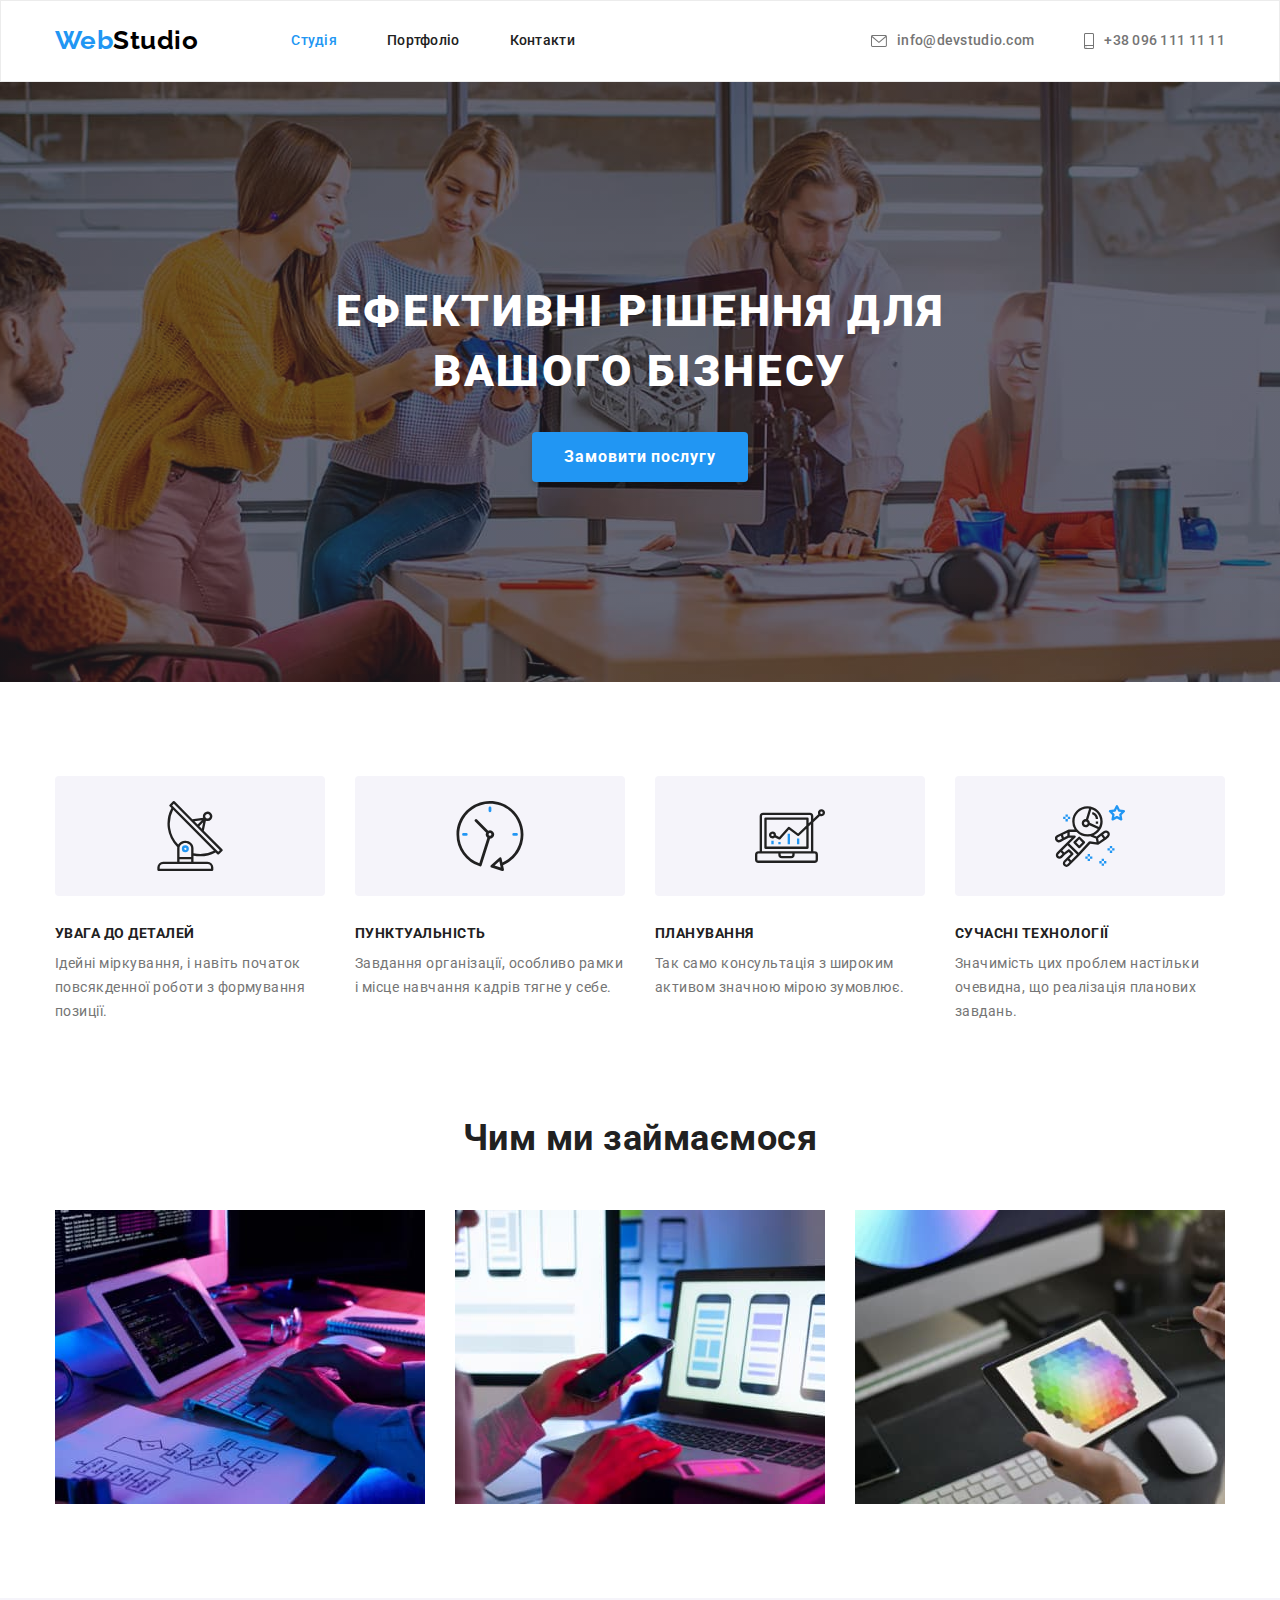
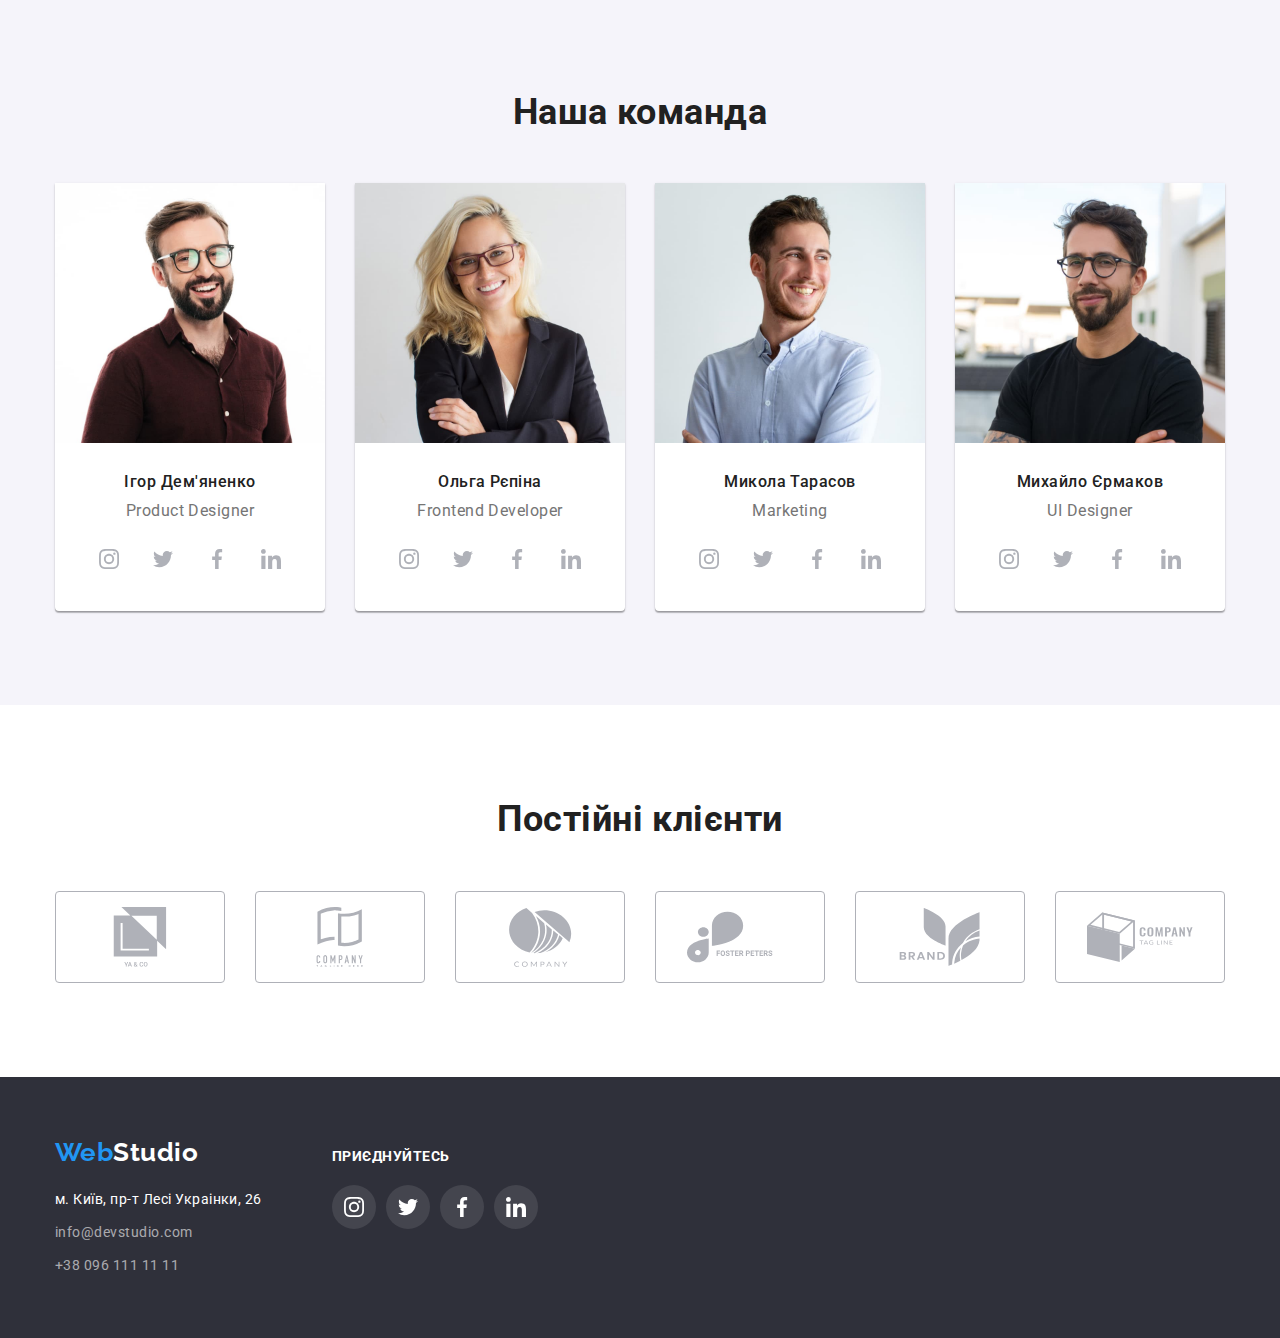
<file: index.html>
<!DOCTYPE html>
<html lang="uk">
  <head>
    <meta charset="UTF-8" />
    <meta http-equiv="X-UA-Compatible" content="IE=edge" />
    <meta name="viewport" content="width=device-width, initial-scale=1.0" />
    <title>Document</title>
    <link rel="preconnect" href="https://fonts.googleapis.com" />
    <link rel="preconnect" href="https://fonts.gstatic.com" crossorigin />
    <link rel="preconnect" href="https://fonts.googleapis.com" />
    <link rel="preconnect" href="https://fonts.gstatic.com" crossorigin />
    <link href="https://fonts.googleapis.com/css2?family=Raleway:wght@700&family=Roboto:wght@400;500;700;900&display=swap" rel="stylesheet" />
    <link
      rel="stylesheet"
      href="https://cdnjs.cloudflare.com/ajax/libs/modern-normalize/1.1.0/modern-normalize.min.css"
      integrity="sha512-wpPYUAdjBVSE4KJnH1VR1HeZfpl1ub8YT/NKx4PuQ5NmX2tKuGu6U/JRp5y+Y8XG2tV+wKQpNHVUX03MfMFn9Q=="
      crossorigin="anonymous"
      referrerpolicy="no-referrer"
    />
    <link rel="stylesheet" href="./css/styles.css" />
  </head>
  <body>
    <header class="header">
      <div class="container row">
        <nav class="nav row">
          <a href="./index.html" class="logo"><span class="logo web">Web</span>Studio</a>
          <ul class="nav list">
            <li class="nav-items"><a href="./index.html" class="nav-link current">Студія</a></li>
            <li class="nav-items"><a href="./portfolio.html" class="nav-link">Портфоліо</a></li>
            <li class="nav-items"><a href="#" class="nav-link">Контакти</a></li>
          </ul>
        </nav>
        <ul class="connection list">
          <li class="connection-items"
            ><a href="mailto:info@devstudio.com" class="connection-link"
              ><svg class="connection-icons" width="16" height="12">
                <use href="./images/icons.svg#envelope"></use></svg>info@devstudio.com</a
            ></li
          >
          <li class="connection-items"
            ><a href="tel:+380961111111" class="connection-link"
              ><svg class="connection-icons" width="10" height="16">
                <use href="./images/icons.svg#smartphone"></use></svg>+38 096 111 11 11</a
            ></li
          >
        </ul>
      </div>
    </header>
    <main class="home-main">
      <section class="hero">
        <div class="container">
          <h1 class="hero-slogan">Ефективні рішення для вашого бізнесу</h1>
          <button type="button" class="button-primary">Замовити послугу</button>
        </div>
      </section>

      <section class="peculiarities section">
        <div class="container">
          <h2 class="visually-hidden">Особливості</h2>
          <ul class="peculiarities list">
            <li class="peculiarities-items">
              <div class="peculiarities-box">
                <svg class="peculiarities-icon" width="70px" height="70px"><use href="./images/icons.svg#antenna"></use></svg>
              </div>
              <h3 class="caption">Увага до деталей</h3>
              <p class="text">Ідейні міркування, і навіть початок повсякденної роботи з формування позиції.</p></li
            >
            <li class="peculiarities-items">
              <div class="peculiarities-box">
                <svg class="peculiarities-icon" width="70px" height="70px"><use href="./images/icons.svg#clock"></use></svg>
              </div>
              <h3 class="caption">Пунктуальність</h3>
              <p class="text">Завдання організації, особливо рамки і місце навчання кадрів тягне у себе.</p></li
            >
            <li class="peculiarities-items">
              <div class="peculiarities-box">
                <svg class="peculiarities-icon" width="70px" height="70px"><use href="./images/icons.svg#diagram"></use></svg>
              </div>
              <h3 class="caption">Планування</h3>
              <p class="text">Так само консультація з широким активом значною мірою зумовлює.</p></li
            >
            <li class="peculiarities-items">
              <div class="peculiarities-box">
                <svg class="peculiarities-icon" width="70px" height="70px"><use href="./images/icons.svg#astronaut"></use></svg>
              </div>
              <h3 class="caption">Сучасні технології</h3>
              <p class="text">Значимість цих проблем настільки очевидна, що реалізація планових завдань.</p></li
            >
          </ul>
        </div>
      </section>
      <section class="work section">
        <div class="container">
          <h2 class="title">Чим ми займаємося</h2>
          <ul class="work list">
            <li class="work-items"><img src="./images/img.jpg" alt="людина програмую мовою html за компьютером" width="370" class="work-img" /></li>
            <li class="work-items"><img src="./images/img-1.jpg" alt="людипна програмує панель для телефона " width="370" class="work-img" /></li>
            <li class="work-items"><img src="./images/img-2.jpg" alt="людина обирає цвітову політру" width="370" class="work-img" /></li>
          </ul>
        </div>
      </section>
      <section class="command section">
        <div class="container">
          <h2 class="title">Наша команда</h2>
          <ul class="command list">
            <li class="command-items">
              <img src="./images/photo1.jpg" alt="фото" width="270" class="command-img" />
              <div class="command-box"
                ><h3 class="caption">Ігор Дем'яненко</h3>
                <p class="text">Product Designer</p>
                <ul class="socials list">
                  <li class="socials-items"
                    ><a class="socials-link link" href="https://www.instagram.com" target="_blank" rel="noopener noreferrer nofollow" aria-label="instagram"
                      ><svg class="socials-icon" width="20" height="20"><use href="./images/icons.svg#instagram"></use></svg></a
                  ></li>
                  <li class="socials-items"
                    ><a class="socials-link link" href="https://twitter.com" target="_blank" rel="noopener noreferrer nofollow" aria-label="twitter"
                      ><svg class="socials-icon" width="20" height="20"><use href="./images/icons.svg#twitter"></use></svg></a
                  ></li>
                  <li class="socials-items"
                    ><a class="socials-link link" href="https://facebook.com" target="_blank" rel="noopener noreferrer nofollow" aria-label="facebook"
                      ><svg class="socials-icon" width="20" height="20"><use href="./images/icons.svg#facebook"></use></svg></a
                  ></li>
                  <li class="socials-items"
                    ><a class="socials-link link" href="https://linkedin.com" target="_blank" rel="noopener noreferrer nofollow" aria-label="linkedin"
                      ><svg class="socials-icon" width="20" height="20"><use href="./images/icons.svg#linkedin"></use></svg></a
                  ></li>
                </ul>
              </div>
            </li>
            <li class="command-items">
              <img src="./images/photo2.jpg" alt="фото" width="270" class="command-img" />
              <div class="command-box"
                ><h3 class="caption">Ольга Рєпіна</h3> <p class="text">Frontend Developer</p>
                <ul class="socials list">
                  <li class="socials-items"
                    ><a class="socials-link link" href="https://www.instagram.com" target="_blank" rel="noopener noreferrer nofollow" aria-label="instagram"
                      ><svg class="socials-icon" width="20" height="20"><use href="./images/icons.svg#instagram"></use></svg></a
                  ></li>
                  <li class="socials-items"
                    ><a class="socials-link link" href="https://twitter.com" target="_blank" rel="noopener noreferrer nofollow" aria-label="twitter"
                      ><svg class="socials-icon" width="20" height="20"><use href="./images/icons.svg#twitter"></use></svg></a
                  ></li>
                  <li class="socials-items"
                    ><a class="socials-link link" href="https://facebook.com" target="_blank" rel="noopener noreferrer nofollow" aria-label="facebook"
                      ><svg class="socials-icon" width="20" height="20"><use href="./images/icons.svg#facebook"></use></svg></a
                  ></li>
                  <li class="socials-items"
                    ><a class="socials-link link" href="https://linkedin.com" target="_blank" rel="noopener noreferrer nofollow" aria-label="linkedin"
                      ><svg class="socials-icon" width="20" height="20"><use href="./images/icons.svg#linkedin"></use></svg></a
                  ></li> </ul
              ></div>
            </li>
            <li class="command-items">
              <img src="./images/photo3.jpg" alt="фото" width="270" class="command-img" />
              <div class="command-box"
                ><h3 class="caption">Микола Тарасов</h3> <p class="text">Marketing</p>
                <ul class="socials list">
                  <li class="socials-items"
                    ><a class="socials-link link" href="https://www.instagram.com" target="_blank" rel="noopener noreferrer nofollow" aria-label="instagram"
                      ><svg class="socials-icon" width="20" height="20"><use href="./images/icons.svg#instagram"></use></svg></a
                  ></li>
                  <li class="socials-items"
                    ><a class="socials-link link" href="https://twitter.com" target="_blank" rel="noopener noreferrer nofollow" aria-label="twitter"
                      ><svg class="socials-icon" width="20" height="20"><use href="./images/icons.svg#twitter"></use></svg></a
                  ></li>
                  <li class="socials-items"
                    ><a class="socials-link link" href="https://facebook.com" target="_blank" rel="noopener noreferrer nofollow" aria-label="facebook"
                      ><svg class="socials-icon" width="20" height="20"><use href="./images/icons.svg#facebook"></use></svg></a
                  ></li>
                  <li class="socials-items"
                    ><a class="socials-link link" href="https://linkedin.com" target="_blank" rel="noopener noreferrer nofollow" aria-label="linkedin"
                      ><svg class="socials-icon" width="20" height="20"><use href="./images/icons.svg#linkedin"></use></svg></a
                  ></li> </ul
              ></div>
            </li>
            <li class="command-items">
              <img src="./images/photo4.jpg" alt="фото" width="270" class="command-img" />
              <div class="command-box">
                <h3 class="caption">Михайло Єрмаков</h3> <p class="text">UI Designer</p>
                <ul class="socials list">
                  <li class="socials-items"
                    ><a class="socials-link link" href="https://www.instagram.com" target="_blank" rel="noopener noreferrer nofollow" aria-label="instagram"
                      ><svg class="socials-icon" width="20" height="20"><use href="./images/icons.svg#instagram"></use></svg></a
                  ></li>
                  <li class="socials-items"
                    ><a class="socials-link link" href="https://twitter.com" target="_blank" rel="noopener noreferrer nofollow" aria-label="twitter"
                      ><svg class="socials-icon" width="20" height="20"><use href="./images/icons.svg#twitter"></use></svg></a
                  ></li>
                  <li class="socials-items"
                    ><a class="socials-link link" href="https://facebook.com" target="_blank" rel="noopener noreferrer nofollow" aria-label="facebook"
                      ><svg class="socials-icon" width="20" height="20"><use href="./images/icons.svg#facebook"></use></svg></a
                  ></li>
                  <li class="socials-items"
                    ><a class="socials-link link" href="https://linkedin.com" target="_blank" rel="noopener noreferrer nofollow" aria-label="linkedin"
                      ><svg class="socials-icon" width="20" height="20"><use href="./images/icons.svg#linkedin"></use></svg></a
                  ></li> </ul
              ></div>
            </li>
          </ul>
        </div>
      </section>
      <section class="clients section">
        <div class="container">
          <h2 class="title">Постійні клієнти</h2>
          <ul class="clients-list list">
            <li class="clients-items"
              ><a class="clients-link link" href="#" target="_blank" rel="noopener noreferrer nofollow"
                ><svg class="clients-icon"><use href="./images/icons.svg#group1"></use></svg></a
            ></li>
            <li class="clients-items"
              ><a class="clients-link link" href="#" target="_blank" rel="noopener noreferrer nofollow"
                ><svg class="clients-icon"><use href="./images/icons.svg#group2"></use></svg></a
            ></li>
            <li class="clients-items"
              ><a class="clients-link link" href="#" target="_blank" rel="noopener noreferrer nofollow"
                ><svg class="clients-icon"><use href="./images/icons.svg#group3"></use></svg></a
            ></li>
            <li class="clients-items"
              ><a class="clients-link link" href="#" target="_blank" rel="noopener noreferrer nofollow"
                ><svg class="clients-icon"><use href="./images/icons.svg#group4"></use></svg></a
            ></li>
            <li class="clients-items"
              ><a class="clients-link link" href="#" target="_blank" rel="noopener noreferrer nofollow"
                ><svg class="clients-icon"><use href="./images/icons.svg#group5"></use></svg></a
            ></li>
            <li class="clients-items"
              ><a class="clients-link link" href="#" target="_blank" rel="noopener noreferrer nofollow"
                ><svg class="clients-icon"><use href="./images/icons.svg#group6"></use></svg></a
            ></li>
          </ul>
        </div>
      </section>
    </main>
    <footer class="footer">
      <div class="container">
        <div class="adres-box">
          <a href="./index.html" class="footer-logo"><span class="logo web">Web</span>Studio</a>
          <address class="address">
            <ul class="address list">
              <li class="address-items"
                ><a href="https://goo.gl/maps/CPtrU1FHBa2aNyZL9" target="_blank" rel="noopener noreferrer nofollow" class="map">м. Київ, пр-т Лесі Украінки, 26</a></li
              >
              <li class="address-items"><a href="mailto:info@devstudio.com" class="address-connection">info@devstudio.com</a></li>
              <li class="address-items"><a href="tel:+380961111111" class="address-connection">+38 096 111 11 11</a></li>
            </ul>
          </address>
        </div>
        <div class="join-box">
          <p class="join-title">Приєднуйтесь</p>
          <ul class="socials list">
            <li class="join-items"
              ><a class="join-link link" href="https://www.instagram.com" target="_blank" rel="noopener noreferrer nofollow" aria-label="instagram"
                ><svg class="join-icon" width="20" height="20"><use href="./images/icons.svg#instagram"></use></svg></a
            ></li>
            <li class="join-items"
              ><a class="join-link link" href="https://twitter.com" target="_blank" rel="noopener noreferrer nofollow" aria-label="twitter"
                ><svg class="join-icon" width="20" height="20"><use href="./images/icons.svg#twitter"></use></svg></a
            ></li>
            <li class="join-items"
              ><a class="join-link link" href="https://facebook.com" target="_blank" rel="noopener noreferrer nofollow" aria-label="facebook"
                ><svg class="join-icon" width="20" height="20"><use href="./images/icons.svg#facebook"></use></svg></a
            ></li>
            <li class="join-items"
              ><a class="join-link link" href="https://linkedin.com" target="_blank" rel="noopener noreferrer nofollow" aria-label="linkedin"
                ><svg class="join-icon" width="20" height="20"><use href="./images/icons.svg#linkedin"></use></svg></a
            ></li>
          </ul>
        </div>
      </div>
    </footer>
  </body>
</html>
</file>
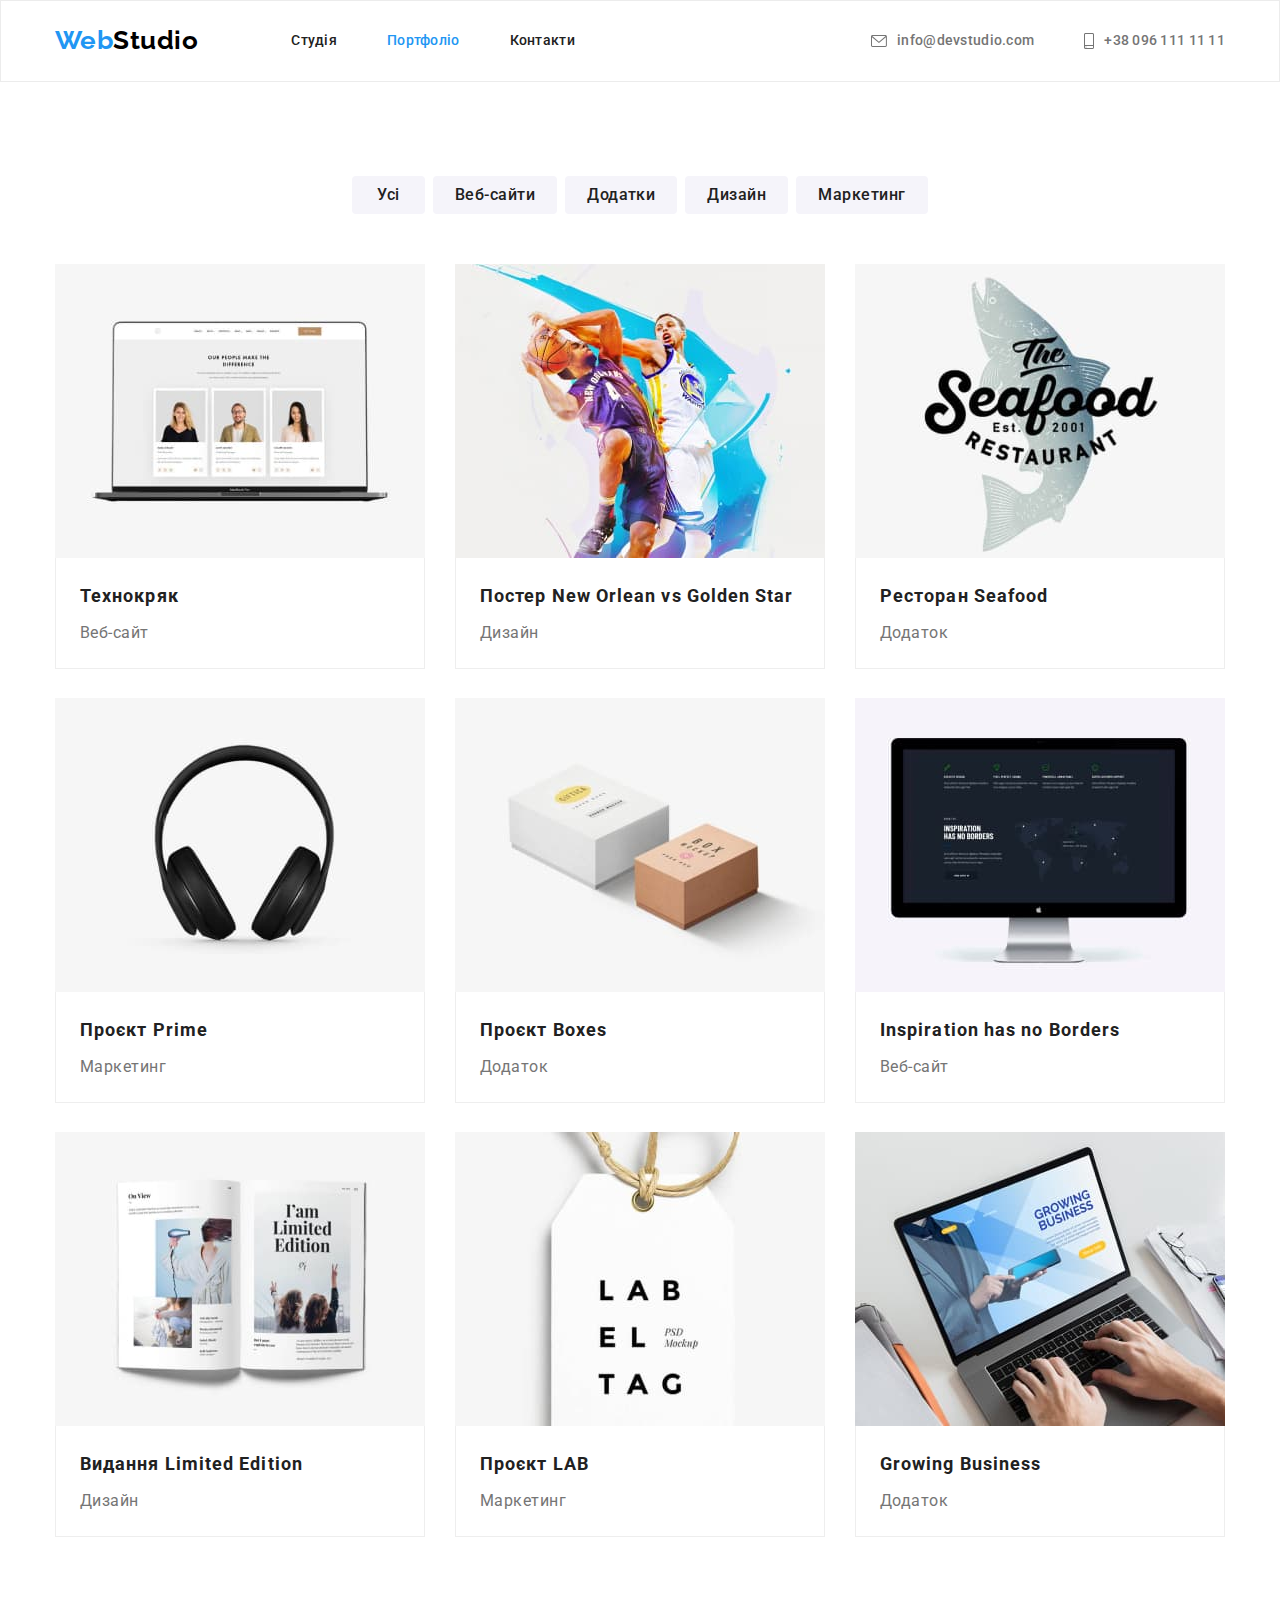
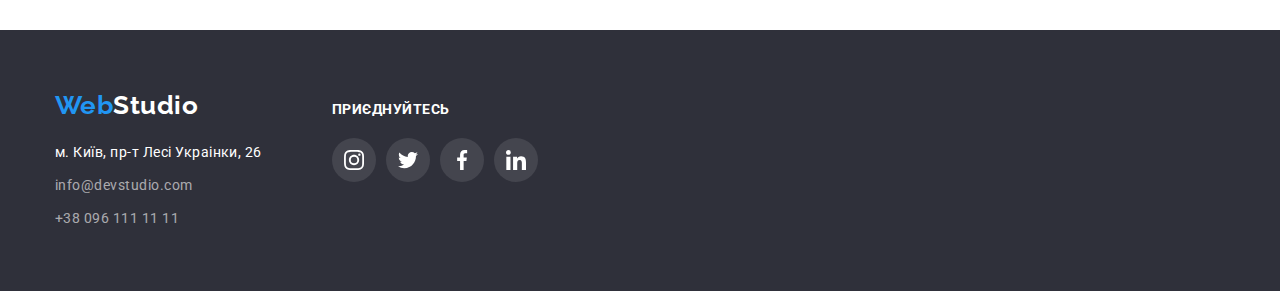
<file: portfolio.html>
<!DOCTYPE html>
<html lang="uk">
  <head>
    <meta charset="UTF-8" />
    <meta http-equiv="X-UA-Compatible" content="IE=edge" />
    <meta name="viewport" content="width=device-width, initial-scale=1.0" />
    <title>Document</title>
    <link rel="preconnect" href="https://fonts.googleapis.com" />
    <link rel="preconnect" href="https://fonts.gstatic.com" crossorigin />
    <link rel="preconnect" href="https://fonts.googleapis.com" />
    <link rel="preconnect" href="https://fonts.gstatic.com" crossorigin />
    <link href="https://fonts.googleapis.com/css2?family=Raleway:wght@700&family=Roboto:wght@400;500;700;900&display=swap" rel="stylesheet" />
    <link
      rel="stylesheet"
      href="https://cdnjs.cloudflare.com/ajax/libs/modern-normalize/1.1.0/modern-normalize.min.css"
      integrity="sha512-wpPYUAdjBVSE4KJnH1VR1HeZfpl1ub8YT/NKx4PuQ5NmX2tKuGu6U/JRp5y+Y8XG2tV+wKQpNHVUX03MfMFn9Q=="
      crossorigin="anonymous"
      referrerpolicy="no-referrer"
    />
    <link rel="stylesheet" href="./css/styles.css" />
  </head>
  <body>
    <header class="header">
      <div class="container row">
        <nav class="nav row">
          <a href="./index.html" class="logo"><span class="logo web">Web</span>Studio</a>
          <ul class="nav list">
            <li class="nav-items"><a href="./index.html" class="nav-link">Студія</a></li>
            <li class="nav-items"><a href="./portfolio.html" class="nav-link current">Портфоліо</a></li>
            <li class="nav-items"><a href="#" class="nav-link">Контакти</a></li>
          </ul>
        </nav>
        <ul class="connection list">
          <li class="connection-items"
            ><a href="mailto:info@devstudio.com" class="connection-link"
              ><svg class="connection-icons" width="16" height="12">
                <use href="./images/icons.svg#envelope"></use></svg>info@devstudio.com</a
            ></li
          >
          <li class="connection-items"
            ><a href="tel:+380961111111" class="connection-link"
              ><svg class="connection-icons" width="10" height="16">
                <use href="./images/icons.svg#smartphone"></use></svg>+38 096 111 11 11</a></li
          >
        </ul>
      </div>
    </header>
    <main class="portfolio-main">
      <section class="filters section">
        <div class="container">
          <h1 class="visually-hidden">Портфоліо</h1>
          <ul class="filters list">
            <li class="items-btn"><button type="button" class="filters-btn all">Усі</button></li>
            <li class="items-btn"><button type="button" class="filters-btn">Веб-сайти</button></li>
            <li class="items-btn"><button type="button" class="filters-btn">Додатки</button></li>
            <li class="items-btn"><button type="button" class="filters-btn">Дизайн</button></li>
            <li class="items-btn"><button type="button" class="filters-btn">Маркетинг</button></li>
          </ul>
          <ul class="project list">
            <li class="items">
              <a href="#" target="_blank" rel="noopener noreferrer" class="project-link link"
                ><img src="./images/portfolio/img.jpg" alt="Веб-сайт" width="370" height="294" class="project-img" />
                <div class="caption-box"> <h2 class="caption">Технокряк</h2> <p class="text">Веб-сайт</p></div></a
              ></li
            >
            <li class="items"
              ><a href="#" target="_blank" rel="noopener noreferrer" class="project-link link"
                ><img src="./images/portfolio/img1.jpg" alt="Дізайн" width="370" height="294" class="project-img" />
                <div class="caption-box"><h2 class="caption">Постер New Orlean vs Golden Star</h2> <p class="text">Дизайн</p></div></a
              ></li
            >
            <li class="items"
              ><a href="#" target="_blank" rel="noopener noreferrer" class="project-link link"
                ><img src="./images/portfolio/img2.jpg" alt="Додаток" width="370" height="294" class="project-img" />
                <div class="caption-box"><h2 class="caption">Ресторан Seafood</h2> <p class="text">Додаток</p></div></a
              ></li
            >
            <li class="items"
              ><a href="#" target="_blank" rel="noopener noreferrer" class="project-link link"
                ><img src="./images/portfolio/img3.jpg" alt="Маркетинг" width="370" height="294" class="project-img" />
                <div class="caption-box"><h2 class="caption">Проєкт Prime</h2> <p class="text">Маркетинг</p></div></a
              ></li
            >
            <li class="items"
              ><a href="#" target="_blank" rel="noopener noreferrer" class="project-link link"
                ><img src="./images/portfolio/img4.jpg" alt="Додаток" width="370" height="294" class="project-img" />
                <div class="caption-box"> <h2 class="caption">Проєкт Boxes</h2> <p class="text">Додаток</p></div></a
              ></li
            >
            <li class="items"
              ><a href="#" target="_blank" rel="noopener noreferrer" class="project-link link"
                ><img src="./images/portfolio/img5.jpg" alt="Веб-сайт" width="370" height="294" class="project-img" />
                <div class="caption-box"> <h2 class="caption">Inspiration has no Borders</h2> <p class="text">Веб-сайт</p></div></a
              ></li
            >
            <li class="items"
              ><a href="#" target="_blank" rel="noopener noreferrer" class="project-link link"
                ><img src="./images/portfolio/img6.jpg" alt="Дізайн" width="370" height="294" class="project-img" />
                <div class="caption-box"> <h2 class="caption">Видання Limited Edition</h2> <p class="text">Дизайн</p></div></a
              ></li
            >
            <li class="items"
              ><a href="#" target="_blank" rel="noopener noreferrer" class="project-link link"
                ><img src="./images/portfolio/img7.jpg" alt="Маркетинг" width="370" height="294" class="project-img" />
                <div class="caption-box"> <h2 class="caption">Проєкт LAB</h2> <p class="text">Маркетинг</p></div></a
              ></li
            >
            <li class="items"
              ><a href="#" target="_blank" rel="noopener noreferrer" class="project-link link"
                ><img src="./images/portfolio/img8.jpg" alt="Додаток" width="370" height="294" class="project-img" />
                <div class="caption-box"> <h2 class="caption">Growing Business</h2> <p class="text">Додаток</p></div></a
              ></li
            >
          </ul>
        </div>
      </section>
    </main>
    <footer class="footer">
      <div class="container">
        <div class="adres-box">
          <a href="./index.html" class="footer-logo"><span class="logo web">Web</span>Studio</a>
          <address class="address">
            <ul class="address list">
              <li class="address-items"
                ><a href="https://goo.gl/maps/CPtrU1FHBa2aNyZL9" target="_blank" rel="noopener noreferrer nofollow" class="map">м. Київ, пр-т Лесі Украінки, 26</a></li
              >
              <li class="address-items"><a href="mailto:info@devstudio.com" class="address-connection">info@devstudio.com</a></li>
              <li class="address-items"><a href="tel:+380961111111" class="address-connection">+38 096 111 11 11</a></li>
            </ul>
          </address>
        </div>
        <div class="join-box">
          <p class="join-title">Приєднуйтесь</p>
          <ul class="socials list">
            <li class="join-items"
              ><a class="join-link link" href="https://www.instagram.com" target="_blank" rel="noopener noreferrer nofollow" aria-label="instagram"
                ><svg class="join-icon" width="20" height="20"><use href="./images/icons.svg#instagram"></use></svg></a
            ></li>
            <li class="join-items"
              ><a class="join-link link" href="https://twitter.com" target="_blank" rel="noopener noreferrer nofollow" aria-label="twitter"
                ><svg class="join-icon" width="20" height="20"><use href="./images/icons.svg#twitter"></use></svg></a
            ></li>
            <li class="join-items"
              ><a class="join-link link" href="https://facebook.com" target="_blank" rel="noopener noreferrer nofollow" aria-label="facebook"
                ><svg class="join-icon" width="20" height="20"><use href="./images/icons.svg#facebook"></use></svg></a
            ></li>
            <li class="join-items"
              ><a class="join-link link" href="https://linkedin.com" target="_blank" rel="noopener noreferrer nofollow" aria-label="linkedin"
                ><svg class="join-icon" width="20" height="20"><use href="./images/icons.svg#linkedin"></use></svg></a
            ></li>
          </ul>
        </div>
      </div>
    </footer>
  </body>
</html>
</file>
<file: css/styles.css>
html {
    box-sizing: border-box;
}

*,
*::before,
*::after {
    box-sizing: inherit;
}


:root{
 /* Text colors */
--primary-text-color:#757575;
--title-text-color:#212121;
--accent-color:#2196F3;
--logo-color:#000000;
--header-line:#ECECEC;
--portfolio-line: #EEEEEE;
--footer-adres-color:rgba(255, 255, 255, 0.6);
--icon-collor:#AFB1B8;
    /* Background colors */
--primary-wite-color:#ffffff;
--main-block-color:#2F303A;
--secondary-bg-color:#F5F4FA;
--button-hover-bg:#188CE8;
--hero-bg:#C4C4C4;
--icon-bg-color:rgba(255, 255, 255, 0.1);
}

.visually-hidden {
    position: absolute;
    white-space: nowrap;
    width: 1px;
    height: 1px;
    overflow: hidden;
    border: 0;
    padding: 0;
    clip: rect(0 0 0 0);
    clip-path: inset(50%);
    margin: -1px;
}
.section{
    padding-top: 94px;
    padding-bottom: 94px;
}
.container{
    width: 1200px;
    padding-left: 15px;
    padding-right: 15px;
    margin: 0 auto;

}
.list{
    list-style: none;
    margin: 0;
    padding: 0;
}
body{
    margin: 0;
    letter-spacing: 0.03em;
    font-family: 'Roboto', sans-serif;
    color: var(--primary-text-color);
    background-color:var(--primary-wite-color)
    
    
}

/* reset */
h1,h2,h3,h4,h5,h6,p{
    margin: 0;
}
img{
    display: block;
}
/* Header */
.header{
    border: 1px solid var(--header-line)
}
.row{
    display: flex;
    align-items:center;
}

a.logo{
    margin-right: 93px;
    padding-top: 24px;
    padding-bottom: 25px;
}
.nav.list{
    display: flex;
}
.nav-items:not(:last-child){
margin-right: 50px;
}
.logo{

    text-decoration: none;
   color: var(--logo-color); 
    font-family: 'Raleway',sans-serif;
    font-weight: 700;
    font-size: 26px;
    line-height: 1.19;
}
.web{
    color: var(--accent-color);
}   
.nav-link{
    display: block;
    padding-top: 32px;
    padding-bottom: 32px;

    text-decoration: none;
    color: var(--title-text-color);
    font-weight: 500;
    font-size: 14px;
        line-height: 1.14;
        letter-spacing: 0.02em;

}
.nav-link:hover,
.nav-link:focus {
    color: var(--accent-color);
}

.nav-link.current{
color: var(--accent-color);
}
.connection.list{
    display: flex;
    margin-left: auto;
}
.connection-link{
    display: flex;
    align-items: center;
    padding-top: 32px;
    padding-bottom: 32px;

    text-decoration: none;
    color: var(--primary-text-color);
    font-weight: 500;
    font-size: 14px;
    line-height: 1.14;
    letter-spacing: 0.02em;
}

.connection-items:not(:last-child) {
    margin-right: 50px;
}

.connection-link:hover,
.connection-link:focus{
    color: var(--accent-color);
}
.connection-icons{
    fill: currentColor;
    margin-right: 10px;
} 

/* Hero */
.hero{
    
    background-image:linear-gradient( to right,rgba(47, 48, 58, 0.4), rgba(47, 48, 58, 0.4)),  url(../images/Hero.jpg);
    background-repeat: no-repeat;
    background-position: center;
    background-color: var(--hero-bg);
    text-align: center;
    padding-top: 200px;
    padding-bottom: 200px;
    max-width: 1600px;
    height: 600px;
    margin-left: auto;
    margin-right: auto;
}
.hero-slogan{
    width: 700px;
    margin-left: auto;
    margin-right: auto;
    color: var(--primary-wite-color);
    font-weight: 900;
        font-size: 44px;
        line-height: 1.36;
        letter-spacing: 0.06em;
        text-transform: uppercase;
        margin-bottom: 30px;
}
.button-primary{
    min-width: 216px;
    height: 50px;
    padding: 10px 32px;
    border: transparent;
        box-shadow: 0px 4px 4px rgba(0, 0, 0, 0.15);
        border-radius: 4px;
    color: var(--primary-wite-color);
    background-color: var(--accent-color);
    cursor: pointer;
    font-family: inherit;
    font-weight: 700;
        font-size: 16px;
        line-height: 1.88;
        letter-spacing: 0.06em;
}
.button-primary:hover,
.button-primary:focus{
    background-color:var(--button-hover-bg)
}
/* Main */
.caption{
    color: var(--title-text-color);
}

.text{
    color: var(--primary-text-color);
}
.title{
    color: var(--title-text-color);
    font-weight: 700;
        font-size: 36px;
        line-height: 1.16;
        text-align: center;
}
.peculiarities.list{
    display: flex;
        justify-content: space-between;
}
.peculiarities-items:not(:last-child) {
    margin-right: 30px;
}
.peculiarities-items{
    width: 270px;
}
.peculiarities-box{
    height: 120px;
    margin-bottom: 30px;
    display: flex;
    background-color: var(--secondary-bg-color);
    align-items: center;
        justify-content: center;
        border-radius: 4px;
}

.peculiarities .caption {
    margin-bottom: 10px;
    font-weight: 700;
    font-size: 14px;
    line-height: 1.14;
    text-transform: uppercase;
}
.peculiarities .text{
        font-size: 14px;
        line-height: 1.71;
        
}
.work.section {
    padding-top: 0;
}
.work.list{
    display: flex;
        justify-content: space-between;
}
.work .title,
.command .title,
.clients .title {
    margin-bottom: 50px;
}
.command.list{
    display: flex;
    justify-content:space-between;
}
.command {
    background-color: var(--secondary-bg-color);
}
.command-items{
    width: 270px;
    height: 428px;
    background-color: var(--primary-wite-color);
    box-shadow: 0px 1px 3px rgba(0, 0, 0, 0.12), 0px 1px 1px rgba(0, 0, 0, 0.14), 0px 2px 1px rgba(0, 0, 0, 0.2);
        border-radius: 0px 0px 4px 4px;
}
.command-items:not(:last-child) {
    margin-right: 30px;
}
.command .caption{
    margin-bottom: 10px;
    font-weight: 500;
        font-size: 16px;
        line-height: 1.18;
     text-align: center;
}
.command .text{
    margin-bottom: 16px;
    font-size: 16px;
        line-height: 1.18;
     text-align: center;
}
.command-box{
    padding:30px 32px;
}
.socials{
    display: flex;
    justify-content: center;
    
}

.socials-link{
    width: 44px;
    height: 44px;
    display: flex;
    align-items: center;
    justify-content: center;
    background-color: var(--primary-wite-color);
    border-radius: 50%;
}
.socials-icon{
    fill: var(--icon-collor);
}
.socials-link:hover .socials-icon,
.socials-link:focus .socials-icon{
    fill: var(--primary-wite-color);
}
.socials-link:hover,
.socials-link:focus{
    background-color: var(--accent-color);
}

.socials-items:not(:last-child){
    margin-right: 10px;
}
/* Clients */
.clients-list{
        display: flex;
        align-items: center;
        justify-content: center;
}
.clients-link{
    display: flex;
    justify-content: center;
    align-items: center;
width: 170px;
height: 92px;
border: 1px solid ;
border-radius: 4px;
color: var(--icon-collor);
}
.clients-items:not(:last-child) {
    margin-right: 30px;
}

.clients-icon{
fill: currentColor;
width: 106px;
height: 60px;
}
.clients-link:hover,
.clients-link:focus{
    color: var(--accent-color);
}


/* footer */
.footer{
    background-color: var(--main-block-color);
}
.footer{
    padding-top: 60px;
    padding-bottom: 60px;
}
.footer .container{
    display: flex;
    align-items: baseline;
}
.adres-box{
    margin-right: 70px;
}
.footer-logo{
    display: block;
    margin-bottom: 20px;
    text-decoration: none;
    color: var(--primary-wite-color);
    font-family: 'Raleway', sans-serif;
        font-weight: 700;
        font-size: 26px;
        line-height: 1.19;
}
.map{
    text-decoration: none;
    color: var(--primary-wite-color);
    font-size: 14px;
        line-height: 1.71;
}
.map:hover,
.map:focus{
color: var(--accent-color);
}
.address-connection{
    text-decoration: none;
color: var(--footer-adres-color);
font-size: 14px;
    line-height: 1.71;
}
.address-items:not(:last-child){
    margin-bottom: 9px;
}
.address{
    width: 230;
    height: 80;
    font-style: normal;
}

.address-connection:hover,
.address-connection:focus{
    color: var(--accent-color);
}
.join-box{
    display: flex;
    flex-direction: column;
}
.join-title{
        font-weight: 700;
        font-size: 14px;
        line-height: 1.14;
text-transform: uppercase;
        color:var(--primary-wite-color);
        margin-bottom: 20px;
}
.join-link {
    width: 44px;
    height: 44px;
    display: flex;
    align-items: center;
    justify-content: center;
    background-color: var(--icon-bg-color);
    border-radius: 50%;
}

.join-icon {
    fill: var(--primary-wite-color);
}

.join-link:hover,
.join-link:focus {
    background-color: var(--accent-color);
}
.join-items:not(:last-child) {
    margin-right: 10px;
}

/* Portfolio */
.filters.list{
    display: flex;
    justify-content: center;
    margin-bottom: 50px;
}
.items-btn:not(:last-child) {
    margin-right: 8px;
   
}
.filters-btn{
    letter-spacing: 0.03em;
        min-height: 38px;
        padding: 6px 22px;
    cursor: pointer;
    color: var(--title-text-color);
    background-color: var(--secondary-bg-color);
    font-family: inherit;
    font-weight: 500;
        font-size: 16px;
        line-height: 1.62;
      text-align: center;
    border-radius: 4px;
    border: transparent;

}
.filters-btn:hover,
.filters-btn:focus{
    color: var(--primary-wite-color);
    background-color: var(--accent-color);
    box-shadow: 0px 3px 1px rgba(0, 0, 0, 0.1), 0px 1px 2px rgba(0, 0, 0, 0.08), 0px 2px 2px rgba(0, 0, 0, 0.12);
}
.all{
padding: 6px 25px;
}
.project.list{
    display: flex;
    flex-wrap: wrap;
    margin-bottom: -30px;
    margin-right: -30px;
}
.project .items{
width: 370px;
height: 404px;
margin-right: 30px;
margin-bottom: 30px;

}

.project .caption{
    margin-bottom: 4px;
font-weight: 700;
    font-size: 18px;
    line-height: 2;
     letter-spacing: 0.06em;
}
.caption-box{
    padding: 20px 24px;
    border-right-width: 1px;
        border-right-style: solid;
        border-right-color: var(--portfolio-line);
    
        border-bottom-width: 1px;
        border-bottom-style: solid;
        border-bottom-color: var(--portfolio-line);
    
        border-left-width: 1px;
        border-left-style: solid;
        border-left-color: var(--portfolio-line);
}
.project-link{
    display: block;
}
.project-link:hover,
.project-link:focus{
    box-shadow: 0px 1px 1px rgba(0, 0, 0, 0.12), 0px 4px 4px rgba(0, 0, 0, 0.06), 1px 4px 6px rgba(0, 0, 0, 0.16);
}
.project .text{
font-size: 16px;
    line-height: 1.88;
}
.project .link{
    text-decoration: none;
}
</file>
